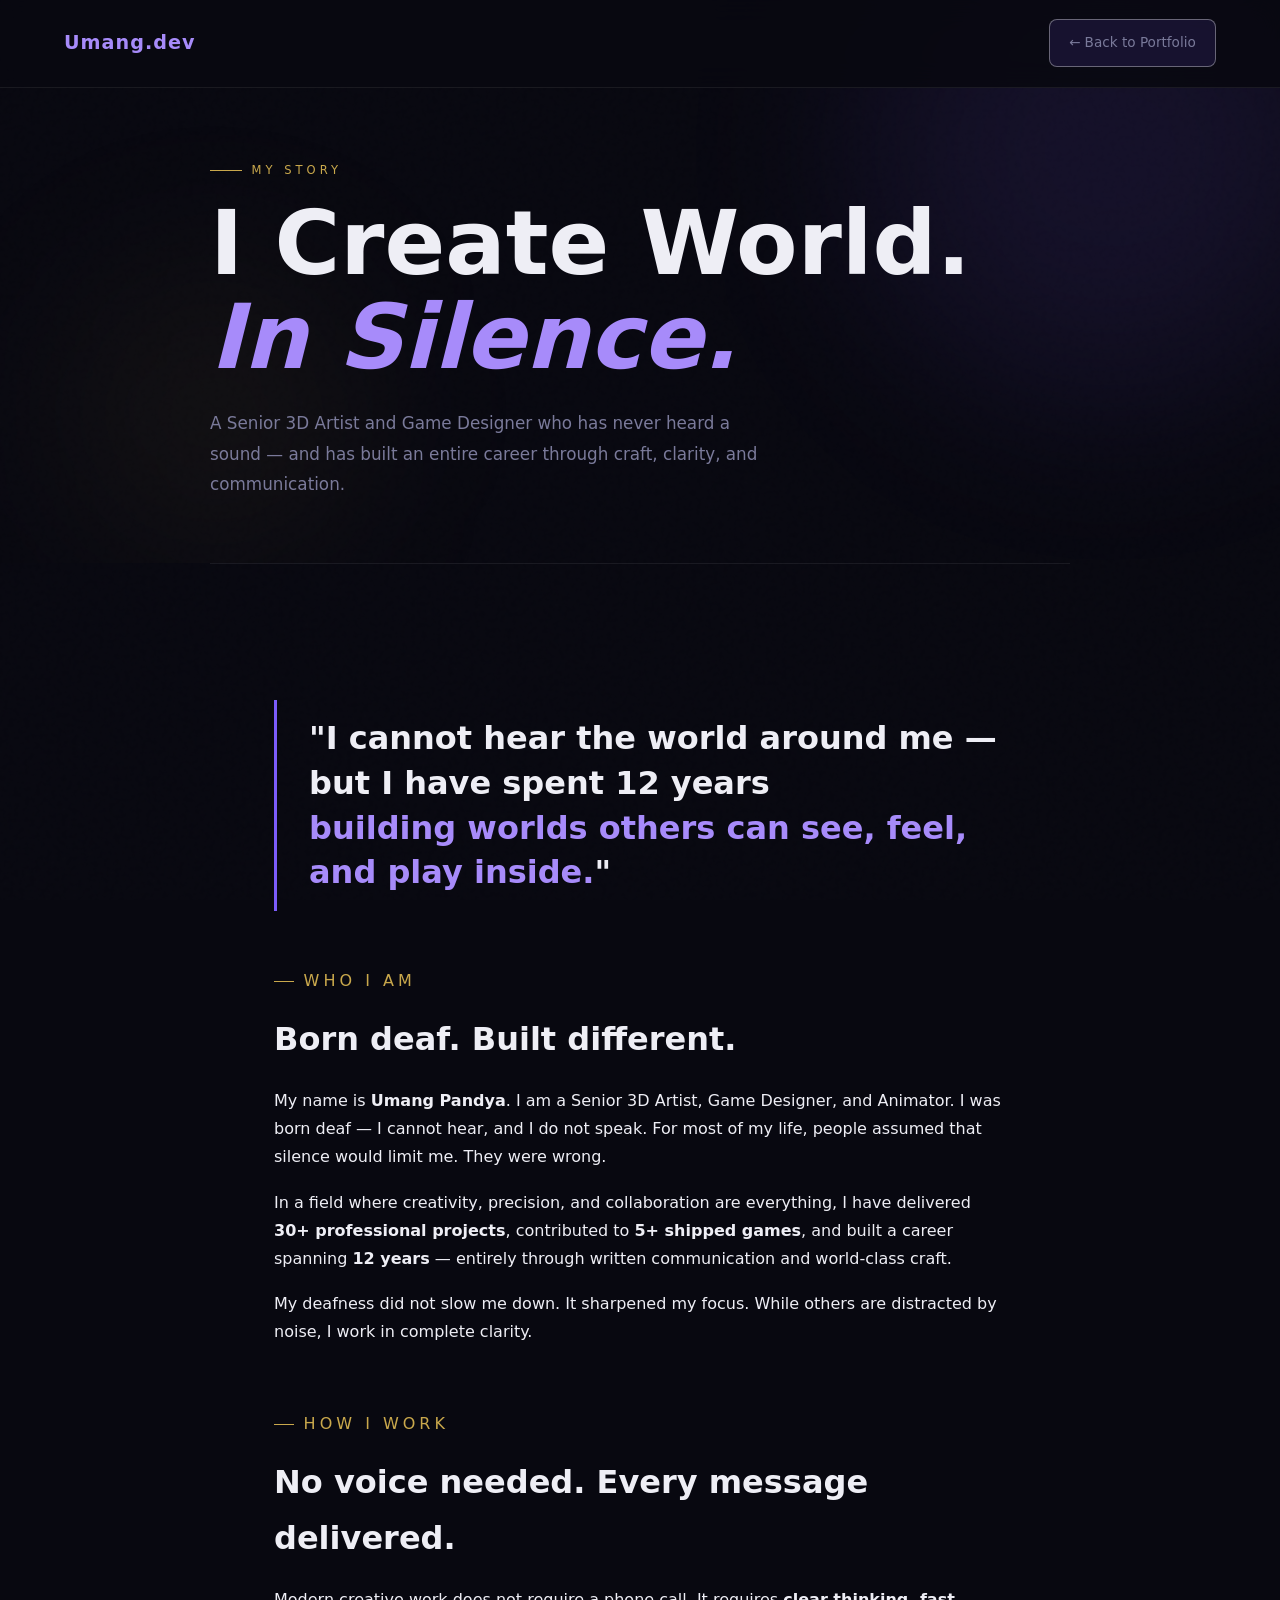
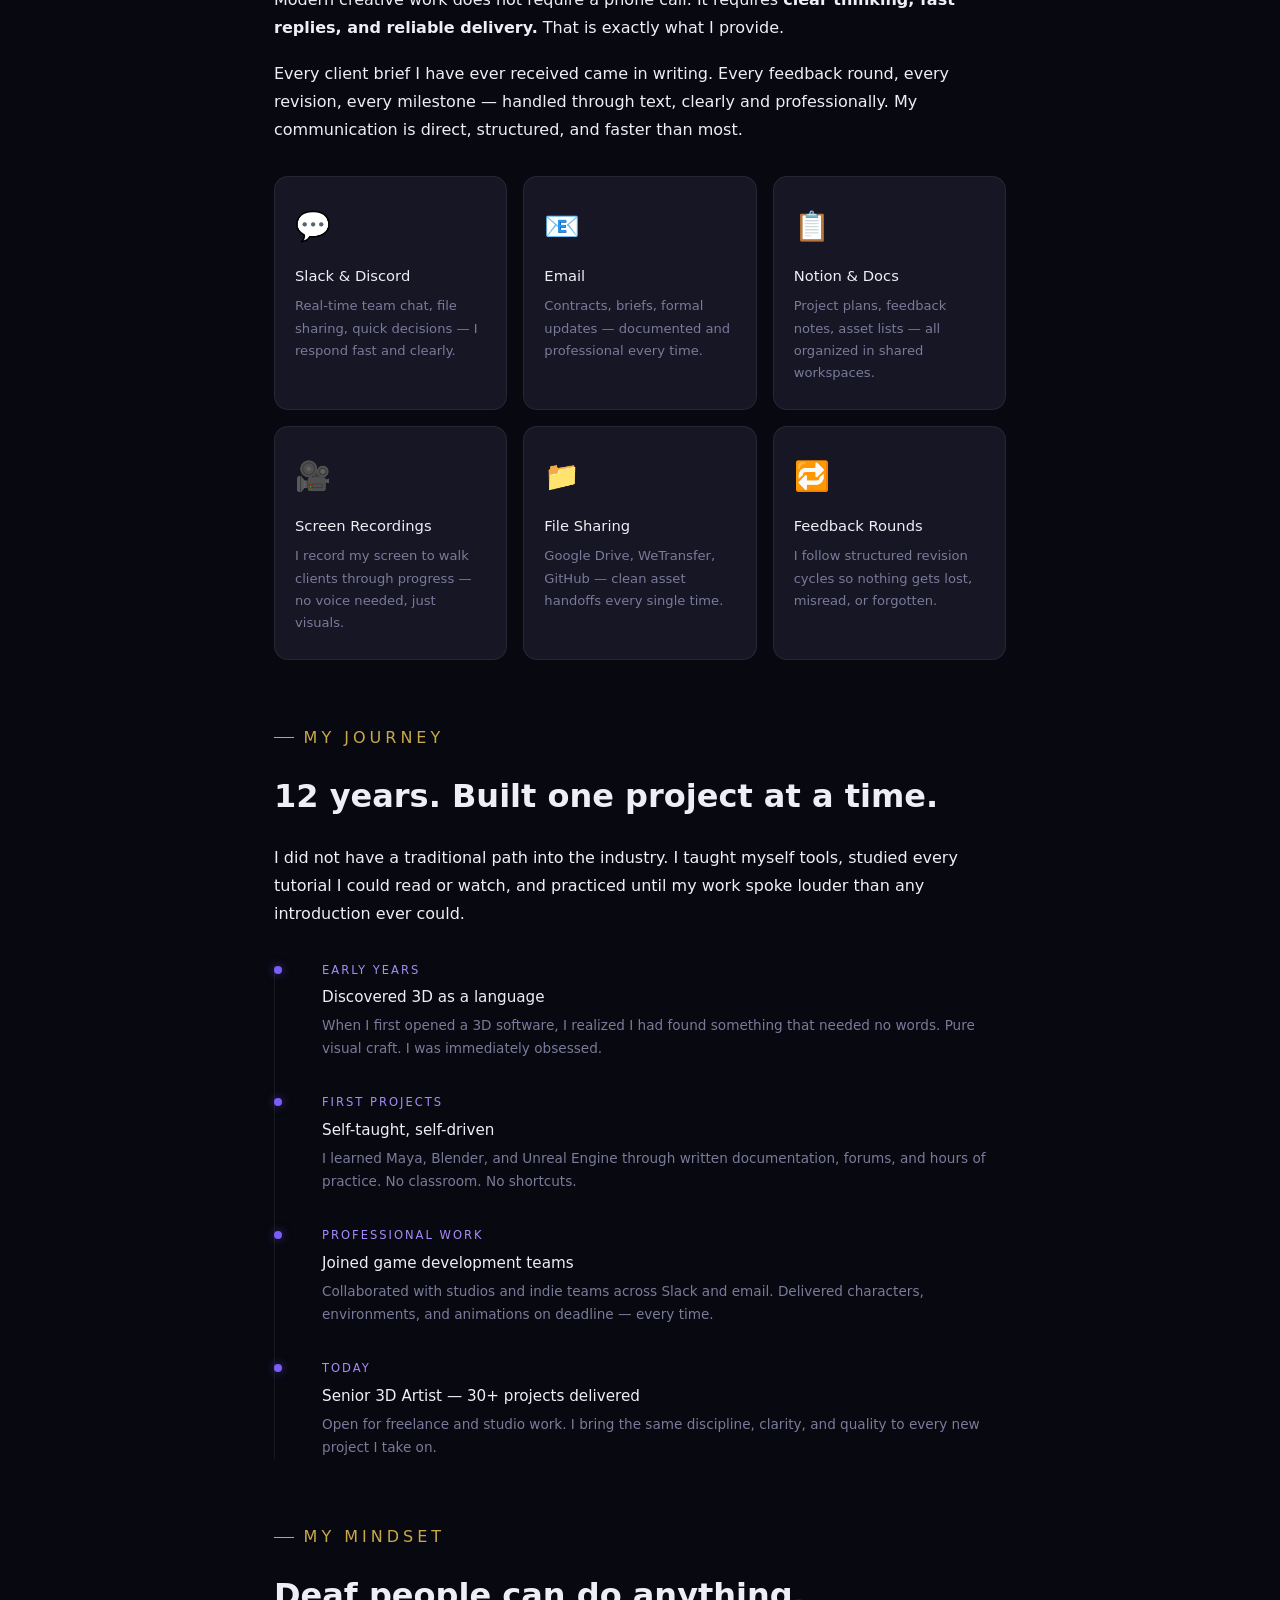
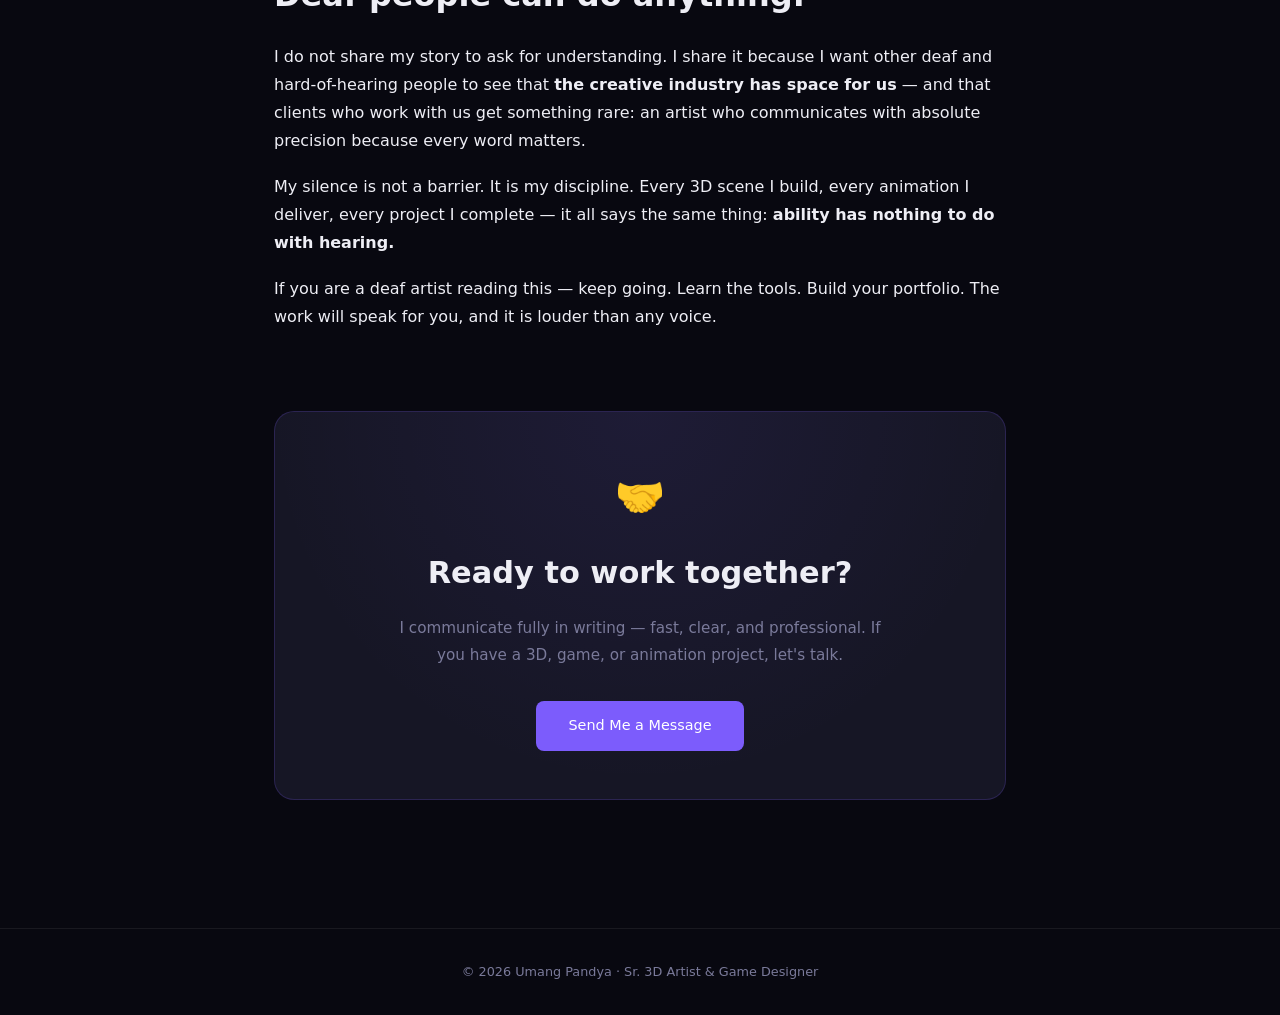
<file: about.html>
<!DOCTYPE html>
<html lang="en">
<head>
  <meta charset="UTF-8" />
  <meta name="viewport" content="width=device-width, initial-scale=1.0"/>
  <title>About Umang Pandya — 3D Artist</title>
  
    <!-- Stylesheet -->
  <link rel="stylesheet" href="css/style.css" />

    <div class="cursor"></div>
    <div class="cursor-dot"></div>

  <style>
    *, *::before, *::after { box-sizing: border-box; margin: 0; padding: 0; }

    :root {
      --bg:      #080810;
      --bg2:     #0f0f1a;
      --bg3:     #161625;
      --accent:  #7c5cfc;
      --accent2: #a78bfa;
      --gold:    #c9a84c;
      --text:    #eeeef5;
      --muted:   #7a7a9a;
      --border:  rgba(255,255,255,0.07);
    }

    html { scroll-behavior: smooth; }

    body {
      background: var(--bg);
      color: var(--text);
      /*font-family: 'DM Sans', sans-serif;*/
      line-height: 1.75;
      overflow-x: hidden;
    }

    /* ── NOISE OVERLAY ── */
    body::before {
      content: '';
      position: fixed; inset: 0; z-index: 0; pointer-events: none;
      background-image: url("data:image/svg+xml,%3Csvg viewBox='0 0 200 200' xmlns='http://www.w3.org/2000/svg'%3E%3Cfilter id='noise'%3E%3CfeTurbulence type='fractalNoise' baseFrequency='0.85' numOctaves='4' stitchTiles='stitch'/%3E%3C/filter%3E%3Crect width='100%25' height='100%25' filter='url(%23noise)' opacity='0.04'/%3E%3C/svg%3E");
      opacity: 0.4;
    }

    /* ── NAV ── */
    nav {
      position: fixed; top: 0; left: 0; right: 0; z-index: 100;
      display: flex; justify-content: space-between; align-items: center;
      padding: 1.2rem 4rem;
      background: rgba(8,8,16,0.88);
      border-bottom: 0.5px solid var(--border);
      backdrop-filter: blur(14px);
    }
    .nav-logo {
      /*font-family: 'Playfair Display', serif;*/
      font-size: 1.2rem; color: var(--accent2); letter-spacing: 1px;
    }
    .nav-back {
      color: var(--muted); text-decoration: none; font-size: 0.85rem;
      display: flex; align-items: center; gap: 0.4rem;
      transition: color 0.2s;
    }
    .nav-back:hover { color: var(--text); }

    /* ── HERO HEADER ── */
    .page-header {
      position: relative; min-height: 52vh;
      display: flex; flex-direction: column; justify-content: flex-end;
      padding: 10rem 4rem 4rem;
      overflow: hidden;
    }
    .page-header-inner { max-width: 860px; margin: 0 auto; width: 100%; position: relative; z-index: 2; }

    .header-label {
      font-size: 0.72rem; letter-spacing: 4px; text-transform: uppercase;
      color: var(--gold); margin-bottom: 1rem;
      display: flex; align-items: center; gap: 0.6rem;
    }
    .header-label::before {
      content: ''; display: inline-block;
      width: 32px; height: 1px; background: var(--gold);
    }

    .page-header h1 {
      /*font-family: 'Playfair Display', serif;*/
      font-size: clamp(3rem, 7vw, 6rem);
      font-weight: 900; line-height: 1.05;
      color: var(--text);
      margin-bottom: 1.5rem;
    }
    .page-header h1 em {
      font-style: italic; color: var(--accent2);
    }

    .header-sub {
      font-size: 1.05rem; color: var(--muted);
      max-width: 560px; line-height: 1.8;
    }

    /* bg glow blobs */
    .blob {
      position: absolute; border-radius: 50%; filter: blur(90px);
      pointer-events: none; z-index: 1;
    }
    .blob-1 { width: 500px; height: 500px; top: -100px; right: -80px; background: rgba(124,92,252,0.1); }
    .blob-2 { width: 300px; height: 300px; bottom: 0; left: 5%; background: rgba(201,168,76,0.06); }

    /* horizontal rule */
    .h-rule {
      max-width: 860px; margin: 0 auto;
      border: none; border-top: 0.5px solid var(--border);
    }

    /* ── MAIN CONTENT ── */
    main {
      max-width: 860px; margin: 0 auto;
      padding: 5rem 4rem 8rem;
      position: relative; z-index: 2;
    }

    /* ── PULL QUOTE ── */
    .pull-quote {
      /*font-family: 'Playfair Display', serif;*/
      font-size: clamp(1.4rem, 3vw, 2rem);
      font-weight: 700; line-height: 1.4;
      color: var(--text);
      border-left: 3px solid var(--accent);
      padding: 1rem 0 1rem 2rem;
      margin: 3.5rem 0;
    }
    .pull-quote span { color: var(--accent2); }

    /* ── STORY BLOCKS ── */
    .story-block { margin-bottom: 4rem; }

    .block-label {
      font-size: 1rem; letter-spacing: 4px; text-transform: uppercase;
      color: var(--gold); margin-bottom: 1rem;
      display: flex; align-items: center; gap: 0.6rem;
    }
    .block-label::before {
      content: ''; display: inline-block;
      width: 20px; height: 1px; background: var(--gold);
    }

    .story-block h2 {
      /*font-family: 'Playfair Display', serif;*/
      font-size: clamp(1.5rem, 2.5vw, 2rem);
      font-weight: 700; margin-bottom: 1.25rem;
      color: var(--text);
    }

    .story-block p {
      color: var(--muted); margin-bottom: 1.1rem;
      font-size: 1rem; line-height: 1.9;
      font-weight: 300;
    }
    .story-block p strong {
      color: var(--text); font-weight: 500;
    }

    /* ── HOW I WORK GRID ── */
    .how-grid {
      display: grid;
      grid-template-columns: repeat(auto-fit, minmax(220px, 1fr));
      gap: 1rem; margin-top: 2rem;
    }
    .how-card {
      background: var(--bg3);
      border: 0.5px solid var(--border);
      border-radius: 14px;
      padding: 1.5rem 1.25rem;
      transition: border-color 0.25s, transform 0.25s;
    }
    .how-card:hover { border-color: rgba(124,92,252,0.45); transform: translateY(-4px); }
    .how-icon { font-size: 1.8rem; margin-bottom: 0.75rem; }
    .how-title { font-size: 0.92rem; font-weight: 500; color: var(--text); margin-bottom: 0.4rem; }
    .how-desc { font-size: 0.82rem; color: var(--muted); line-height: 1.7; }

    /* ── TIMELINE ── */
    .timeline { margin-top: 2rem; position: relative; padding-left: 1.5rem; }
    .timeline::before {
      content: '';
      position: absolute; left: 0; top: 6px; bottom: 0;
      width: 1px; background: var(--border);
    }
    .tl-item { position: relative; margin-bottom: 2rem; padding-left: 1.5rem; }
    .tl-item::before {
      content: '';
      position: absolute; left: -1.5rem; top: 6px;
      width: 8px; height: 8px; border-radius: 50%;
      background: var(--accent);
      box-shadow: 0 0 10px rgba(124,92,252,0.5);
    }
    .tl-year { font-size: 0.72rem; letter-spacing: 2px; color: var(--accent2); margin-bottom: 0.25rem; }
    .tl-title { font-size: 0.95rem; font-weight: 500; color: var(--text); margin-bottom: 0.25rem; }
    .tl-desc { font-size: 0.85rem; color: var(--muted); line-height: 1.7; }

    /* ── CLOSING STATEMENT ── */
    .closing {
      margin-top: 5rem;
      padding: 3rem;
      background: var(--bg3);
      border: 0.5px solid rgba(124,92,252,0.2);
      border-radius: 20px;
      text-align: center;
      position: relative; overflow: hidden;
    }
    .closing::before {
      content: '';
      position: absolute; inset: 0;
      background: radial-gradient(circle at 50% 0%, rgba(124,92,252,0.08), transparent 70%);
    }
    .closing-icon { font-size: 2.5rem; margin-bottom: 1rem; position: relative; z-index: 1; }
    .closing h3 {
      /*font-family: 'Playfair Display', serif;*/
      font-size: clamp(1.4rem, 2.5vw, 1.9rem);
      color: var(--text); margin-bottom: 1rem;
      position: relative; z-index: 1;
    }
    .closing p {
      color: var(--muted); font-size: 0.95rem; line-height: 1.8;
      max-width: 500px; margin: 0 auto 2rem;
      position: relative; z-index: 1;
    }
    .btn-primary {
      display: inline-block;
      background: var(--accent); color: #fff;
      padding: 0.75rem 2rem; border-radius: 8px;
      text-decoration: none; font-size: 0.9rem; font-weight: 500;
      transition: background 0.2s, transform 0.15s;
      position: relative; z-index: 1;
    }
    .btn-primary:hover { background: #6b4de0; transform: translateY(-2px); }

    /* ── FOOTER ── */
    footer {
      text-align: center; padding: 2rem;
      border-top: 0.5px solid var(--border);
      color: var(--muted); font-size: 0.8rem;
      position: relative; z-index: 2;
    }

    /* ── ANIMATIONS ── */
    .fade-in {
      opacity: 0; transform: translateY(28px);
      animation: fadeUp 0.7s ease forwards;
    }
    @keyframes fadeUp {
      to { opacity: 1; transform: translateY(0); }
    }
    .fade-in:nth-child(1) { animation-delay: 0.1s; }
    .fade-in:nth-child(2) { animation-delay: 0.25s; }
    .fade-in:nth-child(3) { animation-delay: 0.4s; }

    /* ── RESPONSIVE ── */
    @media (max-width: 768px) {
      nav { padding: 1rem 1.5rem; }
      .page-header { padding: 8rem 1.5rem 3rem; }
      main { padding: 3rem 1.5rem 6rem; }
      .pull-quote { padding-left: 1.25rem; }
    }
  </style>
</head>
<body>

<!-- NAV -->
<nav>
  <div class="nav-logo">Umang.dev</div>
  <a href="index.html" class="nav-back">← Back to Portfolio</a>
</nav>

<!-- PAGE HEADER -->
<div class="page-header">
  <div class="blob blob-1"></div>
  <div class="blob blob-2"></div>
  <div class="page-header-inner">
    <div class="header-label fade-in">My Story</div>
    <h1 class="fade-in">I Create World.<br/><em>In Silence.</em></h1>
    <p class="header-sub fade-in">
      A Senior 3D Artist and Game Designer who has never heard a sound — and has built an entire career through craft, clarity, and communication.
    </p>
  </div>
</div>

<hr class="h-rule" />

<!-- MAIN CONTENT -->
<main>

  <!-- PULL QUOTE -->
  <blockquote class="pull-quote">
    "I cannot hear the world around me — but I have spent 12 years<br/>
    <span>building worlds others can see, feel, and play inside.</span>"
  </blockquote>

  <!-- BLOCK 1: Who I am -->
  <div class="story-block">
    <div class="block-label">Who I Am</div>
    <h2>Born deaf. Built different.</h2>
    <p>
    <p class="header-sub fade-in">    
    </p>
      My name is <strong>Umang Pandya</strong>. I am a Senior 3D Artist, Game Designer, and Animator.
      I was born deaf — I cannot hear, and I do not speak. For most of my life, people assumed
      that silence would limit me. They were wrong.
    </p>
    <p>
        <p class="header-sub fade-in">    
    </p>
      In a field where creativity, precision, and collaboration are everything,
      I have delivered <strong>30+ professional projects</strong>, contributed to
      <strong>5+ shipped games</strong>, and built a career spanning <strong>12 years</strong>
      — entirely through written communication and world-class craft.
    </p>
    <p>
        <p class="header-sub fade-in">    
    </p>
      My deafness did not slow me down. It sharpened my focus.
      While others are distracted by noise, I work in complete clarity.
    </p>
  </div>

  <!-- BLOCK 2: How I communicate -->
  <div class="story-block">
    <div class="block-label">How I Work</div>
    <h2>No voice needed. Every message delivered.</h2>
    <p>
        <p class="header-sub fade-in">    
    </p>
      Modern creative work does not require a phone call.
      It requires <strong>clear thinking, fast replies, and reliable delivery.</strong>
      That is exactly what I provide.
    </p>
    <p>
        <p class="header-sub fade-in">    
    </p>
      Every client brief I have ever received came in writing. Every feedback round, every revision,
      every milestone — handled through text, clearly and professionally.
      My communication is direct, structured, and faster than most.
    </p>

    <div class="how-grid">
      <div class="how-card">
        <div class="how-icon">💬</div>
        <div class="how-title">Slack & Discord</div>
        <div class="how-desc">Real-time team chat, file sharing, quick decisions — I respond fast and clearly.</div>
      </div>
      <div class="how-card">
        <div class="how-icon">📧</div>
        <div class="how-title">Email</div>
        <div class="how-desc">Contracts, briefs, formal updates — documented and professional every time.</div>
      </div>
      <div class="how-card">
        <div class="how-icon">📋</div>
        <div class="how-title">Notion & Docs</div>
        <div class="how-desc">Project plans, feedback notes, asset lists — all organized in shared workspaces.</div>
      </div>
      <div class="how-card">
        <div class="how-icon">🎥</div>
        <div class="how-title">Screen Recordings</div>
        <div class="how-desc">I record my screen to walk clients through progress — no voice needed, just visuals.</div>
      </div>
      <div class="how-card">
        <div class="how-icon">📁</div>
        <div class="how-title">File Sharing</div>
        <div class="how-desc">Google Drive, WeTransfer, GitHub — clean asset handoffs every single time.</div>
      </div>
      <div class="how-card">
        <div class="how-icon">🔁</div>
        <div class="how-title">Feedback Rounds</div>
        <div class="how-desc">I follow structured revision cycles so nothing gets lost, misread, or forgotten.</div>
      </div>
    </div>
  </div>

  <!-- BLOCK 3: Journey -->
  <div class="story-block">
    <div class="block-label">My Journey</div>
    <h2>12 years. Built one project at a time.</h2>
    <p>
        <p class="header-sub fade-in">    
    </p>
      I did not have a traditional path into the industry. I taught myself tools,
      studied every tutorial I could read or watch, and practiced until my work
      spoke louder than any introduction ever could.
    </p>

    <div class="timeline">
      <div class="tl-item">
        <div class="tl-year">EARLY YEARS</div>
        <div class="tl-title">Discovered 3D as a language</div>
        <div class="tl-desc">When I first opened a 3D software, I realized I had found something that needed no words. Pure visual craft. I was immediately obsessed.</div>
      </div>
      <div class="tl-item">
        <div class="tl-year">FIRST PROJECTS</div>
        <div class="tl-title">Self-taught, self-driven</div>
        <div class="tl-desc">I learned Maya, Blender, and Unreal Engine through written documentation, forums, and hours of practice. No classroom. No shortcuts.</div>
      </div>
      <div class="tl-item">
        <div class="tl-year">PROFESSIONAL WORK</div>
        <div class="tl-title">Joined game development teams</div>
        <div class="tl-desc">Collaborated with studios and indie teams across Slack and email. Delivered characters, environments, and animations on deadline — every time.</div>
      </div>
      <div class="tl-item">
        <div class="tl-year">TODAY</div>
        <div class="tl-title">Senior 3D Artist — 30+ projects delivered</div>
        <div class="tl-desc">Open for freelance and studio work. I bring the same discipline, clarity, and quality to every new project I take on.</div>
      </div>
    </div>
  </div>

  <!-- BLOCK 4: Mindset -->
  <div class="story-block">
    <div class="block-label">My Mindset</div>
    <h2>Deaf people can do anything.</h2>
    <p>
        <p class="header-sub fade-in">    
    </p>
      I do not share my story to ask for understanding. I share it because
      I want other deaf and hard-of-hearing people to see that <strong>the creative industry
      has space for us</strong> — and that clients who work with us get something rare:
      an artist who communicates with absolute precision because every word matters.
    </p>
    <p>
        <p class="header-sub fade-in">    
    </p>
      My silence is not a barrier. It is my discipline.
      Every 3D scene I build, every animation I deliver, every project I complete —
      it all says the same thing: <strong>ability has nothing to do with hearing.</strong>
    </p>
    <p>
        <p class="header-sub fade-in">    
    </p>
      If you are a deaf artist reading this — keep going. Learn the tools.
      Build your portfolio. The work will speak for you, and it is louder than any voice.
    </p>
  </div>

  <!-- CLOSING CTA -->
  <div class="closing">
    <div class="closing-icon">🤝</div>
    <h3>Ready to work together?</h3>
    <p>
      I communicate fully in writing — fast, clear, and professional.
      If you have a 3D, game, or animation project, let's talk.
    </p>
    <a href="mailto:umangpandya3@gmail.com" class="btn-primary">Send Me a Message</a>
  </div>

</main>

<!-- FOOTER -->
<footer>
  <p>© 2026 Umang Pandya · Sr. 3D Artist & Game Designer</p>
</footer>

</body>
</html>
</file>
<file: css/style.css>
/* ============================================================
   PORTFOLIO — Main Stylesheet
   Author: Umang Pandya
   ============================================================ */

*, *::before, *::after { box-sizing: border-box; margin: 0; padding: 0; }

:root {
  --bg: #0a0a0a;
  --bg2: #111111;
  --bg3: #1a1a1a;
  --accent: #7c5cfc;
  --accent2: #a78bfa;
  --text: #f0f0f0;
  --muted: #888;
  --border: rgba(255,255,255,0.08);
}

html { scroll-behavior: smooth; }
body { background: var(--bg); color: var(--text); font-family: 'Segoe UI', system-ui, sans-serif; line-height: 1.7; }

/* ── SCROLLBAR ─────────────────────────────────────────────── */
::-webkit-scrollbar { width: 4px; }
::-webkit-scrollbar-track { background: var(--bg); }
::-webkit-scrollbar-thumb { background: var(--accent); border-radius: 2px; }

/* ── NAV ───────────────────────────────────────────────────── */
nav {
  position: fixed; top: 0; left: 0; right: 0; z-index: 100;
  display: flex; justify-content: space-between; align-items: center;
  padding: 1.2rem 4rem;
  background: rgba(10,10,10,0.85);
  border-bottom: 0.5px solid var(--border);
  backdrop-filter: blur(12px);
}
.nav-logo { font-size: 1.2rem; font-weight: 600; color: var(--accent2); letter-spacing: 1px; }
.nav-links { display: flex; gap: 2rem; list-style: none; }
.nav-links a { color: var(--muted); text-decoration: none; font-size: 0.9rem; letter-spacing: 0.5px; transition: color 0.2s; }
.nav-links a:hover { color: var(--text); }

/* ── SECTIONS ──────────────────────────────────────────────── */
section { padding: 6rem 4rem; max-width: 1100px; margin: 0 auto; }

/* ── HERO ──────────────────────────────────────────────────── */
#hero {
  min-height: 100vh; display: flex; flex-direction: column;
  justify-content: center; max-width: 100%; padding: 0 4rem;
  position: relative; overflow: hidden;
}
.hero-inner { max-width: 1100px; margin: 0 auto; width: 100%; }
.hero-tag {
  display: inline-block;
  background: rgba(124,92,252,0.15);
  border: 0.5px solid rgba(124,92,252,0.4);
  color: var(--accent2);
  font-size: 0.78rem; letter-spacing: 2px; text-transform: uppercase;
  padding: 0.35rem 1rem; border-radius: 20px; margin-bottom: 1.5rem;
}
.hero-name {
  font-size: clamp(2.8rem, 6vw, 5rem);
  font-weight: 700; line-height: 1.1;
  color: var(--text); margin-bottom: 0.5rem;
}
.hero-role {
  font-size: clamp(1.2rem, 2.5vw, 1.8rem);
  color: var(--accent2); font-weight: 400; margin-bottom: 1.5rem;
}
.hero-desc { font-size: 1rem; color: var(--muted); max-width: 520px; margin-bottom: 2.5rem; line-height: 1.8; }
.hero-btns { display: flex; gap: 1rem; flex-wrap: wrap; }

.btn-primary {
  background: var(--accent); color: #fff;
  padding: 0.75rem 2rem; border-radius: 8px;
  text-decoration: none; font-size: 0.9rem; font-weight: 500;
  transition: background 0.2s, transform 0.15s;
  border: none; cursor: pointer;
}
.btn-primary:hover { background: #6b4de0; transform: translateY(-2px); }

.btn-outline {
  background: transparent; color: var(--text);
  padding: 0.75rem 2rem; border-radius: 8px;
  text-decoration: none; font-size: 0.9rem;
  border: 0.5px solid rgba(255,255,255,0.2);
  transition: border-color 0.2s, transform 0.15s;
  cursor: pointer;
}
.btn-outline:hover { border-color: var(--accent2); transform: translateY(-2px); }

.hero-grid-bg {
  position: absolute; inset: 0; z-index: -1;
  background-image: linear-gradient(rgba(124,92,252,0.04) 1px, transparent 1px),
                    linear-gradient(90deg, rgba(124,92,252,0.04) 1px, transparent 1px);
  background-size: 60px 60px;
}
.hero-glow {
  position: absolute; top: 20%; right: 5%;
  width: 400px; height: 400px; z-index: -1;
  background: radial-gradient(circle, rgba(124,92,252,0.12) 0%, transparent 70%);
  border-radius: 50%;
}

/* ── 3D MODEL VIEWER ───────────────────────────────────────── */
.hero-model {
  position: absolute;
  right: 3%;
  bottom: 0%;
  width: 45vw;
  height: 70vh;
  max-width: 1900px;
  max-height: 1900px;
  min-width: 250px;
  min-height: 300px;
  z-index: 1;
  filter: drop-shadow(0 0 60px rgba(124,92,252,0.4));
  pointer-events: auto;
}
.hero-model model-viewer {
  width: 1000%;
  height: 1000%;
  background: transparent;
}

/* ── SECTION HEADER ────────────────────────────────────────── */
.section-label {
  font-size: 0.75rem; letter-spacing: 3px; text-transform: uppercase;
  color: var(--accent2); margin-bottom: 0.5rem;
}
.section-title {
  font-size: clamp(1.8rem, 3vw, 2.5rem);
  font-weight: 700; margin-bottom: 1rem; color: var(--text);
}
.section-line {
  width: 50px; height: 2px;
  background: var(--accent); border-radius: 2px; margin-bottom: 3rem;
}

/* ── ABOUT ─────────────────────────────────────────────────── */
#about { background: transparent; }
.about-grid { display: grid; grid-template-columns: 1fr 1fr; gap: 4rem; align-items: center; }
.about-avatar {
  width: 100%; aspect-ratio: 1;
  background: var(--bg3);
  border-radius: 16px;
  border: 0.5px solid var(--border);
  display: flex; align-items: center; justify-content: center;
  font-size: 6rem; color: var(--accent2);
  position: relative; overflow: hidden;
}
.about-avatar::before {
  content: '';
  position: absolute; inset: 0;
  background: radial-gradient(circle at 30% 30%, rgba(124,92,252,0.15), transparent 60%);
}
.about-text p { color: var(--muted); margin-bottom: 1rem; line-height: 1.9; }
.about-stats { display: flex; gap: 2rem; margin-top: 2rem; flex-wrap: wrap; }
.stat { text-align: center; }
.stat-num { font-size: 2rem; font-weight: 700; color: var(--accent2); }
.stat-label { font-size: 0.8rem; color: var(--muted); letter-spacing: 1px; }

/* ── SKILLS ────────────────────────────────────────────────── */
#skills { background: var(--bg2); border-radius: 0; padding: 6rem 4rem; max-width: 100%; }
#skills-inner { max-width: 1100px; margin: 0 auto; }
.skills-grid { display: grid; grid-template-columns: repeat(auto-fit, minmax(180px, 1fr)); gap: 1rem; }
.skill-card {
  background: var(--bg3);
  border: 0.5px solid var(--border);
  border-radius: 12px; padding: 1.5rem 1.25rem;
  display: flex; flex-direction: column; align-items: center; gap: 0.75rem;
  transition: border-color 0.2s, transform 0.2s;
  cursor: default;
}
.skill-card:hover { border-color: rgba(124,92,252,0.5); transform: translateY(-4px); }
.skill-icon { font-size: 2.2rem; }
.skill-name { font-size: 0.95rem; font-weight: 500; color: var(--text); }
.skill-level {
  width: 100%; height: 3px; background: rgba(255,255,255,0.08);
  border-radius: 2px; overflow: hidden;
}
.skill-fill { height: 100%; background: var(--accent); border-radius: 2px; transition: width 0.8s ease; }

/* ── PROJECTS ──────────────────────────────────────────────── */
.projects-grid { display: grid; grid-template-columns: repeat(auto-fit, minmax(300px, 1fr)); gap: 1.5rem; }
.project-card {
  background: var(--bg2);
  border: 0.5px solid var(--border);
  border-radius: 16px; overflow: hidden;
  transition: border-color 0.2s, transform 0.2s;
}
.project-card:hover { border-color: rgba(124,92,252,0.4); transform: translateY(-6px); }
.project-thumb {
  width: 100%; height: 200px;
  display: flex; align-items: center; justify-content: center;
  font-size: 4rem; position: relative;
}
.project-thumb.t1 { background: linear-gradient(135deg, #1a0a2e, #2d1460); }
.project-thumb.t2 { background: linear-gradient(135deg, #0a1a2e, #0e2d46); }
.project-thumb.t3 { background: linear-gradient(135deg, #1a1a0a, #2d2d14); }
.project-body { padding: 1.25rem; }
.project-tags { display: flex; gap: 0.5rem; flex-wrap: wrap; margin-bottom: 0.75rem; }
.project-tag {
  font-size: 0.7rem; letter-spacing: 1px; text-transform: uppercase;
  background: rgba(124,92,252,0.12);
  color: var(--accent2);
  padding: 0.2rem 0.6rem; border-radius: 4px;
}
.project-title { font-size: 1.1rem; font-weight: 600; margin-bottom: 0.5rem; color: var(--text); }
.project-desc { font-size: 0.88rem; color: var(--muted); line-height: 1.7; }
.project-link {
  display: inline-flex; align-items: center; gap: 0.4rem;
  margin-top: 1rem; color: var(--accent2); font-size: 0.85rem;
  text-decoration: none; transition: gap 0.2s;
}
.project-link:hover { gap: 0.7rem; }

/* ── CONTACT ───────────────────────────────────────────────── */
#contact { background: var(--bg2); max-width: 100%; padding: 6rem 4rem; }
#contact-inner { max-width: 700px; margin: 0 auto; text-align: center; }
#contact .section-line { margin: 0 auto 3rem; }
.contact-desc { color: var(--muted); margin-bottom: 2.5rem; font-size: 1rem; }
.contact-links { display: flex; justify-content: center; gap: 1rem; flex-wrap: wrap; margin-bottom: 2.5rem; }
.contact-link {
  display: flex; align-items: center; gap: 0.5rem;
  background: var(--bg3); border: 0.5px solid var(--border);
  padding: 0.65rem 1.25rem; border-radius: 8px;
  color: var(--text); text-decoration: none; font-size: 0.88rem;
  transition: border-color 0.2s, transform 0.15s;
}
.contact-link:hover { border-color: var(--accent2); transform: translateY(-2px); }
.contact-email {
  font-size: 1.5rem; font-weight: 600; color: var(--accent2);
  text-decoration: none; display: block; margin-bottom: 0.5rem;
}
.contact-email:hover { color: var(--text); }

/* ── FOOTER ────────────────────────────────────────────────── */
footer {
  text-align: center; padding: 2rem;
  border-top: 0.5px solid var(--border);
  color: var(--muted); font-size: 0.82rem;
}

/* ── RESPONSIVE ────────────────────────────────────────────── */
@media (max-width: 1024px) {
  .hero-model {
    width: min(45px, 500px);
    height: min(60px, 500px);
    right: -3%;
  }
}

@media (max-width: 768px) {
  body { overflow-x: hidden; }

  #hero {
    padding: 120px 24px 40px;
    min-height: auto;
  }

  .hero-inner { position: relative; z-index: 5; }

  .hero-model {
    position: relative;
    width: 100%;
    height: 45vh;
    min-height: 280px;
    max-height: 420px;
    right: auto;
    bottom: auto;
    margin: 20px auto 0;
  }
}

@media (max-width: 480px) {
  .hero-model { height: 320px; }
  .hero-name { font-size: 2.5rem; }
  .hero-role { font-size: 1.2rem; }
}



/* CUSTOM CURSOR */

/*body{
  cursor:none;
}

.cursor{
  width:20px;
  height:20px;

  border:2px solid #7c5cfc;
  border-radius:50%;

  position:fixed;
  top:0;
  left:0;

  transform:translate(-50%, -50%);

  pointer-events:none;

  z-index:9999;

  transition:
    width 0.2s,
    height 0.2s,
    background 0.2s,
    transform 0.08s linear;
}

.cursor-dot{
  width:6px;
  height:6px;

  background:#a78bfa;
  border-radius:50%;

  position:fixed;
  top:0;
  left:0;

  transform:translate(-50%, -50%);

  pointer-events:none;

  z-index:9999;
}*/


/* MagicBento.css */

:root {
  --hue: 27;
  --sat: 69%;
  --white: hsl(0, 0%, 100%);
  --purple-primary: rgba(132, 0, 255, 1);
  --purple-glow: rgba(132, 0, 255, 0.2);
  --purple-border: rgba(132, 0, 255, 0.8);
  --border-color: #2F293A;
  --background-dark: #120F17;
  color-scheme: light dark;
}

.card-grid {
  display: grid;
  gap: 0.5em;
  padding: 0.75em;
  max-width: 54em;
  margin: auto;
  font-size: clamp(1rem, 0.9rem + 0.5vw, 1.5rem);
}

.magic-bento-card {
  display: flex;
  flex-direction: column;
  justify-content: space-between;
  position: relative;
  aspect-ratio: 4/3;
  min-height: 200px;
  width: 100%;
  padding: 1.25em;
  border-radius: 20px;
  border: 1px solid var(--border-color);
  background: var(--background-dark);
  font-weight: 300;
  overflow: hidden;
  transition: all 0.3s ease;

  --glow-x: 50%;
  --glow-y: 50%;
  --glow-intensity: 0;
  --glow-radius: 200px;
}

.magic-bento-card:hover {
  transform: translateY(-2px);
  box-shadow: 0 8px 25px rgba(0, 0, 0, 0.15);
}

.magic-bento-card__header,
.magic-bento-card__content {
  display: flex;
  position: relative;
  color: var(--white);
  z-index: 2;
}

.magic-bento-card__header {
  justify-content: space-between;
}

.magic-bento-card__content {
  flex-direction: column;
}

.magic-bento-card__label {
  font-size: 16px;
}

.magic-bento-card__title {
  font-weight: 500;
  font-size: 18px;
  margin-bottom: 0.25em;
}

.magic-bento-card__description {
  font-size: 13px;
  line-height: 1.4;
  opacity: 0.85;
}

.magic-bento-card--text-autohide .magic-bento-card__title,
.magic-bento-card--text-autohide .magic-bento-card__description {
  display: -webkit-box;
  -webkit-box-orient: vertical;
  overflow: hidden;
}


.magic-bento-card--text-autohide .magic-bento-card__title {
  -webkit-line-clamp: 1;
  line-clamp: 1;
}

.magic-bento-card--text-autohide .magic-bento-card__description {
  -webkit-line-clamp: 2;
  line-clamp: 2;
}

@media (max-width: 599px) {
  .card-grid {
    grid-template-columns: 1fr;
    width: 90%;
  }

  .magic-bento-card {
    min-height: 180px;
  }
}

@media (min-width: 600px) {
  .card-grid {
    grid-template-columns: repeat(2, 1fr);
  }
}

@media (min-width: 1024px) {
  .card-grid {
    grid-template-columns: repeat(4, 1fr);
  }

  .magic-bento-card:nth-child(3) {
    grid-column: span 2;
    grid-row: span 2;
  }

  .magic-bento-card:nth-child(4) {
    grid-column: 1 / span 2;
    grid-row: 2 / span 2;
  }
}

/* Border Glow */
.magic-bento-card--border-glow::after {
  content: '';
  position: absolute;
  inset: 0;
  padding: 4px;
  background: radial-gradient(
    var(--glow-radius) circle at var(--glow-x) var(--glow-y),
    rgba(132, 0, 255, calc(var(--glow-intensity) * 0.8)) 0%,
    rgba(132, 0, 255, calc(var(--glow-intensity) * 0.4)) 30%,
    transparent 60%
  );

  border-radius: inherit;

  -webkit-mask:
    linear-gradient(#fff 0 0) content-box,
    linear-gradient(#fff 0 0);

  -webkit-mask-composite: xor;

  mask:
    linear-gradient(#fff 0 0) content-box,
    linear-gradient(#fff 0 0);

  mask-composite: exclude;

  pointer-events: none;
  z-index: 1;
}

.particle {
  position: absolute;
  width: 4px;
  height: 4px;
  border-radius: 50%;
  background: rgba(132, 0, 255, 1);
  box-shadow: 0 0 10px rgba(132, 0, 255, 0.7);
  pointer-events: none;
}

.global-spotlight {
  mix-blend-mode: screen;
  pointer-events: none;
}

.bento-section {
  position: relative;
  user-select: none;
}






/* ********************************************* */


.hero-note{
  margin-top:16px;
  max-width:600px;
  color:#b8b8b8;
  font-size:0.95rem;
  line-height:1.8;
}

.btn-story{
  border: 1px solid #22c55e;
  color: #22c55e;
}

.btn-story:hover{
  background: #22c55e;
  color: #fff;
  border-color: #22c55e;
}

.nav-back{
  background: rgba(124,92,252,0.12);
  border: 1px solid rgba(255, 255, 255, 0.35);
  padding: 0.7rem 1.2rem;
  border-radius: 8px;
  color: #ffffff;
  transition: all 0.25s ease;
}

.nav-back:hover{
  background: #7c5cfc;
  border-color: #7c5cfc;
  color: #fff;
  transform: translateY(-2px);
}
</file>
